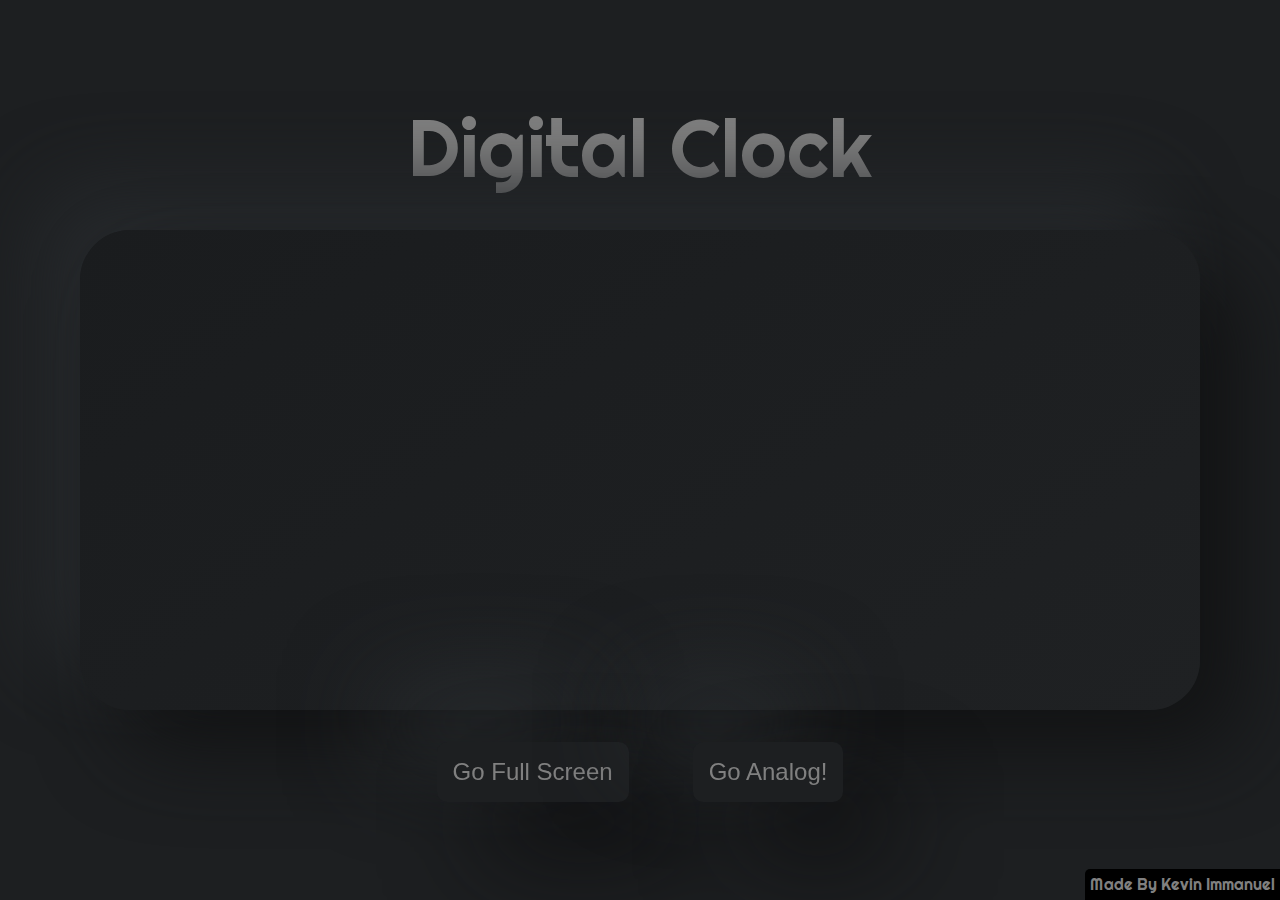
<file: Project/index.html>
<html lang="en">

<head>
    <meta charset="UTF-8">
    <meta http-equiv="X-UA-Compatible" content="IE=edge">
    <meta name="viewport" content="width=device-width, initial-scale=1.0">
    <title>Clock</title>
    <link rel="stylesheet" href="CSS/styles.css">
    <link rel="preconnect" href="https://fonts.gstatic.com">
    <link href="https://fonts.googleapis.com/css2?family=Righteous&display=swap" rel="stylesheet">
    <link href="https://fonts.googleapis.com/css2?family=Roboto:wght@100&display=swap" rel="stylesheet">
</head>

<body>
    <div class="container">
        <div class="clock">Digital Clock</div>
        <div class="time">
            <div id="time"></div>
            <div class="date" id="date"></div>
        </div>
        <div class="buttons">
            <button id="fullscreeen" onclick="goFullScreen();">
            Go Full Screen
        </button>
            <button>
            <a href="clock.html">Go Analog!</a>
        </button>
        </div>
        <a href="https://kevin-immanuel.web.app/">
            <div class="name">Made By Kevin Immanuel</div>
        </a>
    </div>

    <script src="JS/main.js"></script>

</body>

</html>
</file>
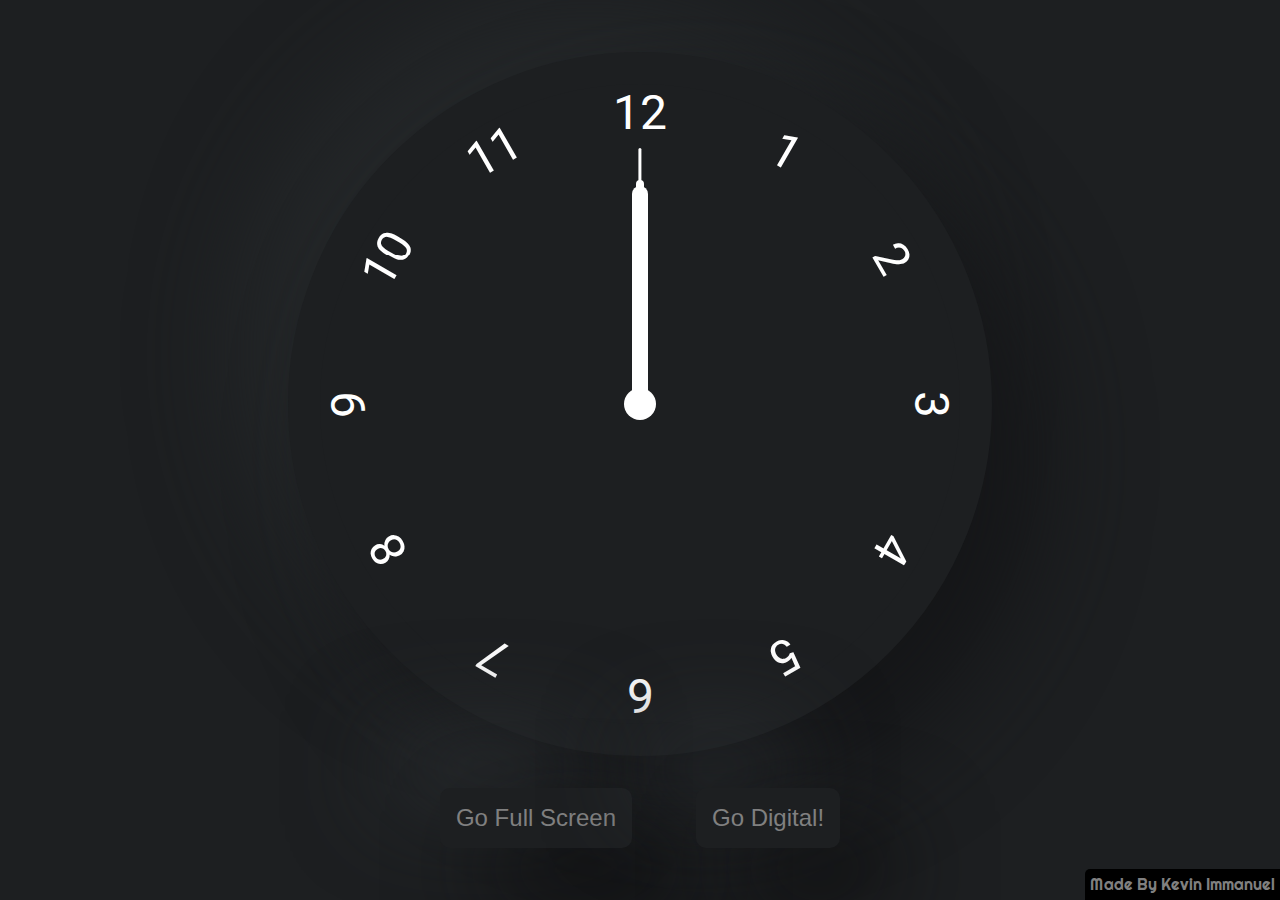
<file: Project/clock.html>
<html lang="en">

<head>
    <meta charset="UTF-8">
    <meta http-equiv="X-UA-Compatible" content="IE=edge">
    <meta name="viewport" content="width=device-width, initial-scale=1.0">
    <title>Clock</title>
    <link rel="preconnect" href="https://fonts.gstatic.com">
    <link href="https://fonts.googleapis.com/css2?family=Righteous&display=swap" rel="stylesheet">
    <link href="https://fonts.googleapis.com/css2?family=Roboto:wght@100&display=swap" rel="stylesheet">
    <link rel="stylesheet" href="CSS/clock.css">
</head>

<body>
    <div class="container">
        <div class="clock">
            <div class="hand sec-hand" id="seconds"></div>
            <div class="hand min-hand" id="minutes"></div>
            <div class="hand hr-hand" id="hours"></div>
            <span class="num o1">1</span>
            <span class="num o2">2</span>
            <span class="num o3">3</span>
            <span class="num o4">4</span>
            <span class="num o5">5</span>
            <span class="num o6">6</span>
            <span class="num o7">7</span>
            <span class="num o8">8</span>
            <span class="num o9">9</span>
            <span class="num o10">10</span>
            <span class="num o11">11</span>
            <span class="num 012">12</span>
        </div>
        <div class="buttons">
            <button id="fullscreeen" onclick="goFullScreen();">
            Go Full Screen
        </button>
            <button>
            <a href="index.html">Go Digital!</a>
        </button>
        </div>
        <a href="https://kevin-immanuel.web.app/">
            <div class="name">Made By Kevin Immanuel</div>
        </a>
    </div>

    <script src="JS/clock.js"></script>
</body>

</html>
</file>
<file: Project/CSS/styles.css>
body {
    background-color: #1d1f21;
    display: flex;
    justify-content: center;
    align-items: center;
}

a,
a:hover,
a:focus,
a:active {
    text-decoration: none;
    color: inherit;
}

.container {
    display: flex;
    flex-direction: column;
    justify-content: space-between;
    align-items: center;
    font-family: 'Righteous', cursive;
}

.clock {
    font-size: 5rem;
    margin: 2rem;
    color: grey;
}

.time {
    z-index: 5;
    display: flex;
    align-items: center;
    justify-content: center;
    flex-direction: column;
    font-size: 10rem;
    text-align: center;
    color: grey;
    height: 20rem;
    width: 70rem;
    padding: 5rem 0;
    border-radius: 50px;
    background: linear-gradient(145deg, #1a1c1e, #1f2123);
    box-shadow: 41px 41px 82px #131415, -41px -41px 82px #272a2d;
}

.date {
    font-size: 2rem;
}

@media only screen and (max-width: 1200px) {
    .time {
        font-size: 5rem;
        height: 30rem;
        width: 20rem;
        padding: 0 2.5rem;
    }
}

@media only screen and (max-width: 600px) {
    .time {
        font-size: 5rem;
        height: 30rem;
        width: 20rem;
        padding: 0 2.5rem;
    }
    .clock {
        font-size: 3rem;
    }
}

.name {
    color: grey;
    position: fixed;
    background-color: #000;
    border-radius: 5px 0 0 0;
    padding: 5px;
    bottom: 0;
    right: 0;
}

button {
    z-index: 42;
    margin: 2rem;
    padding: 1rem;
    color: grey;
    font-size: 1.5rem;
    border: none;
    border-radius: 10px;
    background: #1d1f21;
    box-shadow: 50px 50px 100px #0c0c0d, -50px -50px 100px #2e3235;
    cursor: pointer;
}

.buttons {
    display: flex;
    justify-content: center;
    align-items: center;
}
</file>
<file: Project/CSS/clock.css>
body {
    display: flex;
    justify-content: center;
    align-items: center;
    color: #fff;
    background-color: #1d1f21;
    font-family: 'Roboto', sans-serif;
}

.container {
    margin-top: 2rem;
    display: flex;
    flex-direction: column;
    justify-content: center;
    align-items: center;
}

a,
a:hover,
a:focus,
a:active {
    text-decoration: none;
    color: inherit;
}

.clock {
    height: 40rem;
    width: 40rem;
    border-radius: 50%;
    background: #1d1f21;
    box-shadow: 50px 50px 100px #151618, -50px -50px 100px #25282a;
    position: relative;
    border-style: solid;
    border-width: 2rem;
    border-color: #1d1f21;
    display: flex;
    align-items: center;
}

.clock::before {
    content: '';
    left: 50%;
    top: 50%;
    position: absolute;
    border-radius: 50%;
    height: 2rem;
    width: 2rem;
    z-index: 1111;
    background-color: #fff;
    transform: translate( -50%, -50%);
}

.num {
    text-align: center;
    position: absolute;
    height: 100%;
    width: 100%;
    transform: rotate(var(--rotation));
    font-size: 3rem;
}

.o1 {
    --rotation: 30deg;
}

.o2 {
    --rotation: 60deg;
}

.o3 {
    --rotation: 90deg;
}

.o4 {
    --rotation: 120deg;
}

.o5 {
    --rotation: 150deg;
}

.o6 {
    --rotation: 180deg;
}

.o7 {
    --rotation: 210deg;
}

.o8 {
    --rotation: 240deg;
}

.o9 {
    --rotation: 270deg;
}

.o10 {
    --rotation: 300deg;
}

.o11 {
    --rotation: 330deg;
}

.hand {
    position: absolute;
    bottom: 50%;
    left: 50%;
    z-index: 11;
    transform: translateX(-50%);
    border-radius: 50px;
    transform-origin: bottom;
}

.sec-hand {
    background-color: #fff;
    width: 0.2rem;
    z-index: 11;
    height: 40%;
}

.min-hand {
    background-color: #fff;
    width: 0.5rem;
    z-index: 14;
    height: 35%;
}

.hr-hand {
    background-color: #fff;
    width: 1rem;
    z-index: 13;
    height: 34%;
}

button {
    z-index: 42;
    margin: 2rem;
    padding: 1rem;
    color: grey;
    font-size: 1.5rem;
    border: none;
    border-radius: 10px;
    background: #1d1f21;
    box-shadow: 50px 50px 100px #0c0c0d, -50px -50px 100px #2e3235;
    cursor: pointer;
}

.buttons {
    display: flex;
    justify-content: center;
    align-items: center;
}

.name {
    color: grey;
    position: fixed;
    background-color: #000;
    border-radius: 5px 0 0 0;
    padding: 5px;
    bottom: 0;
    right: 0;
    font-family: 'Righteous', cursive;
}

@media only screen and (max-width: 700px) {
    .clock {
        transform: scale(0.7);
        margin: 0;
    }
    .buttons {
        transform: scale(0.7);
        margin: 0;
    }
    .container {
        margin: 0;
    }
}

@media only screen and (max-width: 500px) {
    .clock {
        transform: scale(0.5);
    }
    .buttons {
        transform: scale(0.7);
        margin: 0;
    }
    .container {
        margin: 0;
    }
}

@media only screen and (max-width: 400px) {
    .clock {
        transform: scale(0.4);
    }
    .buttons {
        transform: scale(0.7);
        margin: 0;
    }
    .container {
        margin: 0;
    }
}
</file>
